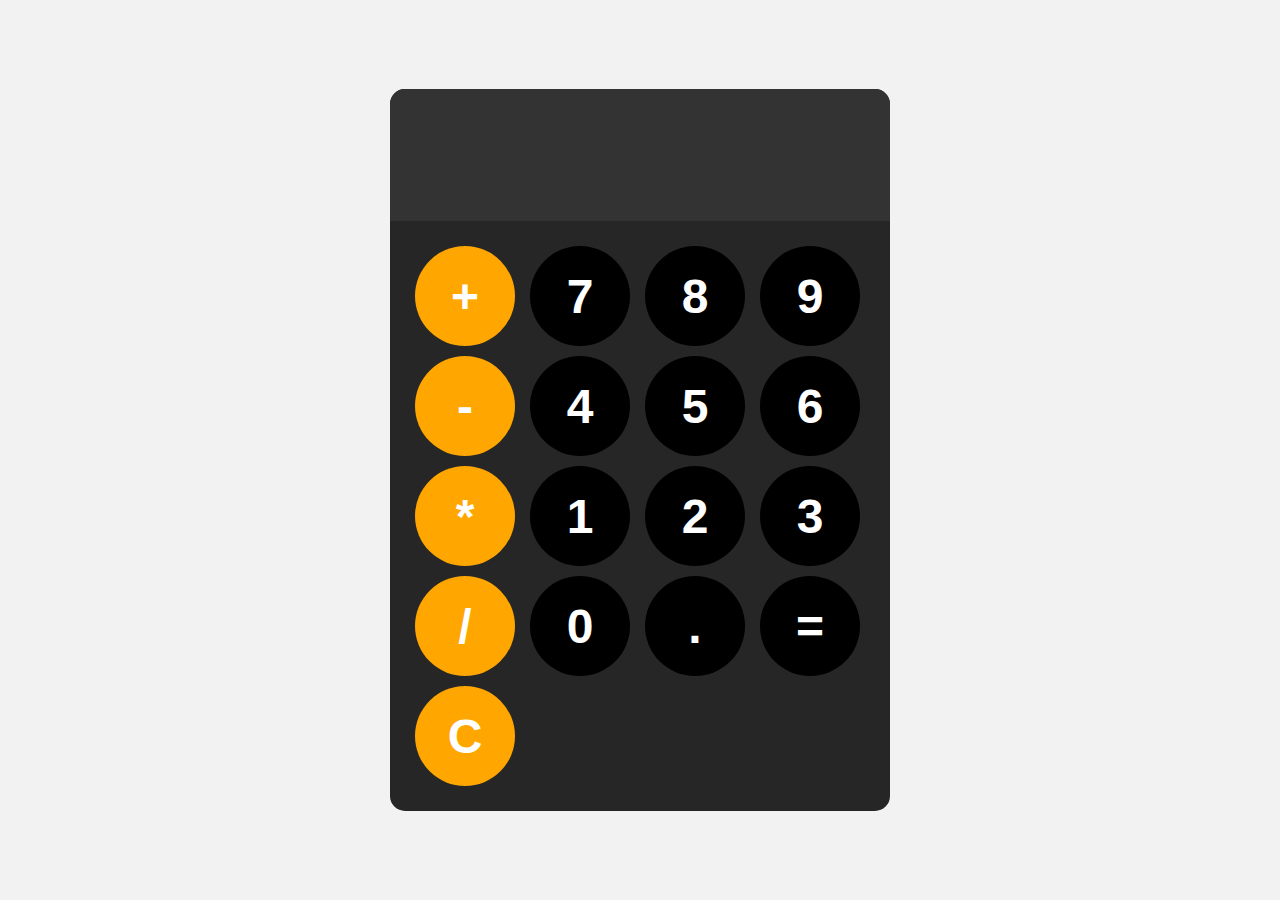
<file: calculator task3/index.html>
<!DOCTYPE html>
<html lang="en">
<head>
    <meta charset="UTF-8">
    <meta name="viewport" content="width=device-width, initial-scale=1.0">
    <title>Calculator</title>
    <link rel="stylesheet" href="style.css">
</head>
<body>
    <div id="calculator">
        <input id="display"readonly>
    <div id="keys">
        <button onclick="appendToDisplay('+')" class="operator-btn">+</button>
        <button onclick="appendToDisplay('7')">7</button>
        <button onclick="appendToDisplay('8')">8</button>
        <button onclick="appendToDisplay('9')">9</button>
        <button onclick="appendToDisplay('-')"class="operator-btn">-</button>
        <button onclick="appendToDisplay('4')">4</button>
        <button onclick="appendToDisplay('5')">5</button>
        <button onclick="appendToDisplay('6')">6</button>
        <button onclick="appendToDisplay('*')" class="operator-btn">*</button>
        <button onclick="appendToDisplay('1')">1</button>
        <button onclick="appendToDisplay('2')">2</button>
        <button onclick="appendToDisplay('3')">3</button>
        <button onclick="appendToDisplay('/')" class="operator-btn">/</button>
        <button onclick="appendToDisplay('0')">0</button>
        <button onclick="appendToDisplay('.')">.</button>
        <button onclick="calculate()">=</button>
        <button onclick="clearDisplay()" class="operator-btn">C</button>
    </div>
    </div>
    <script src="script.js"></script>
</body>
</html>
</file>
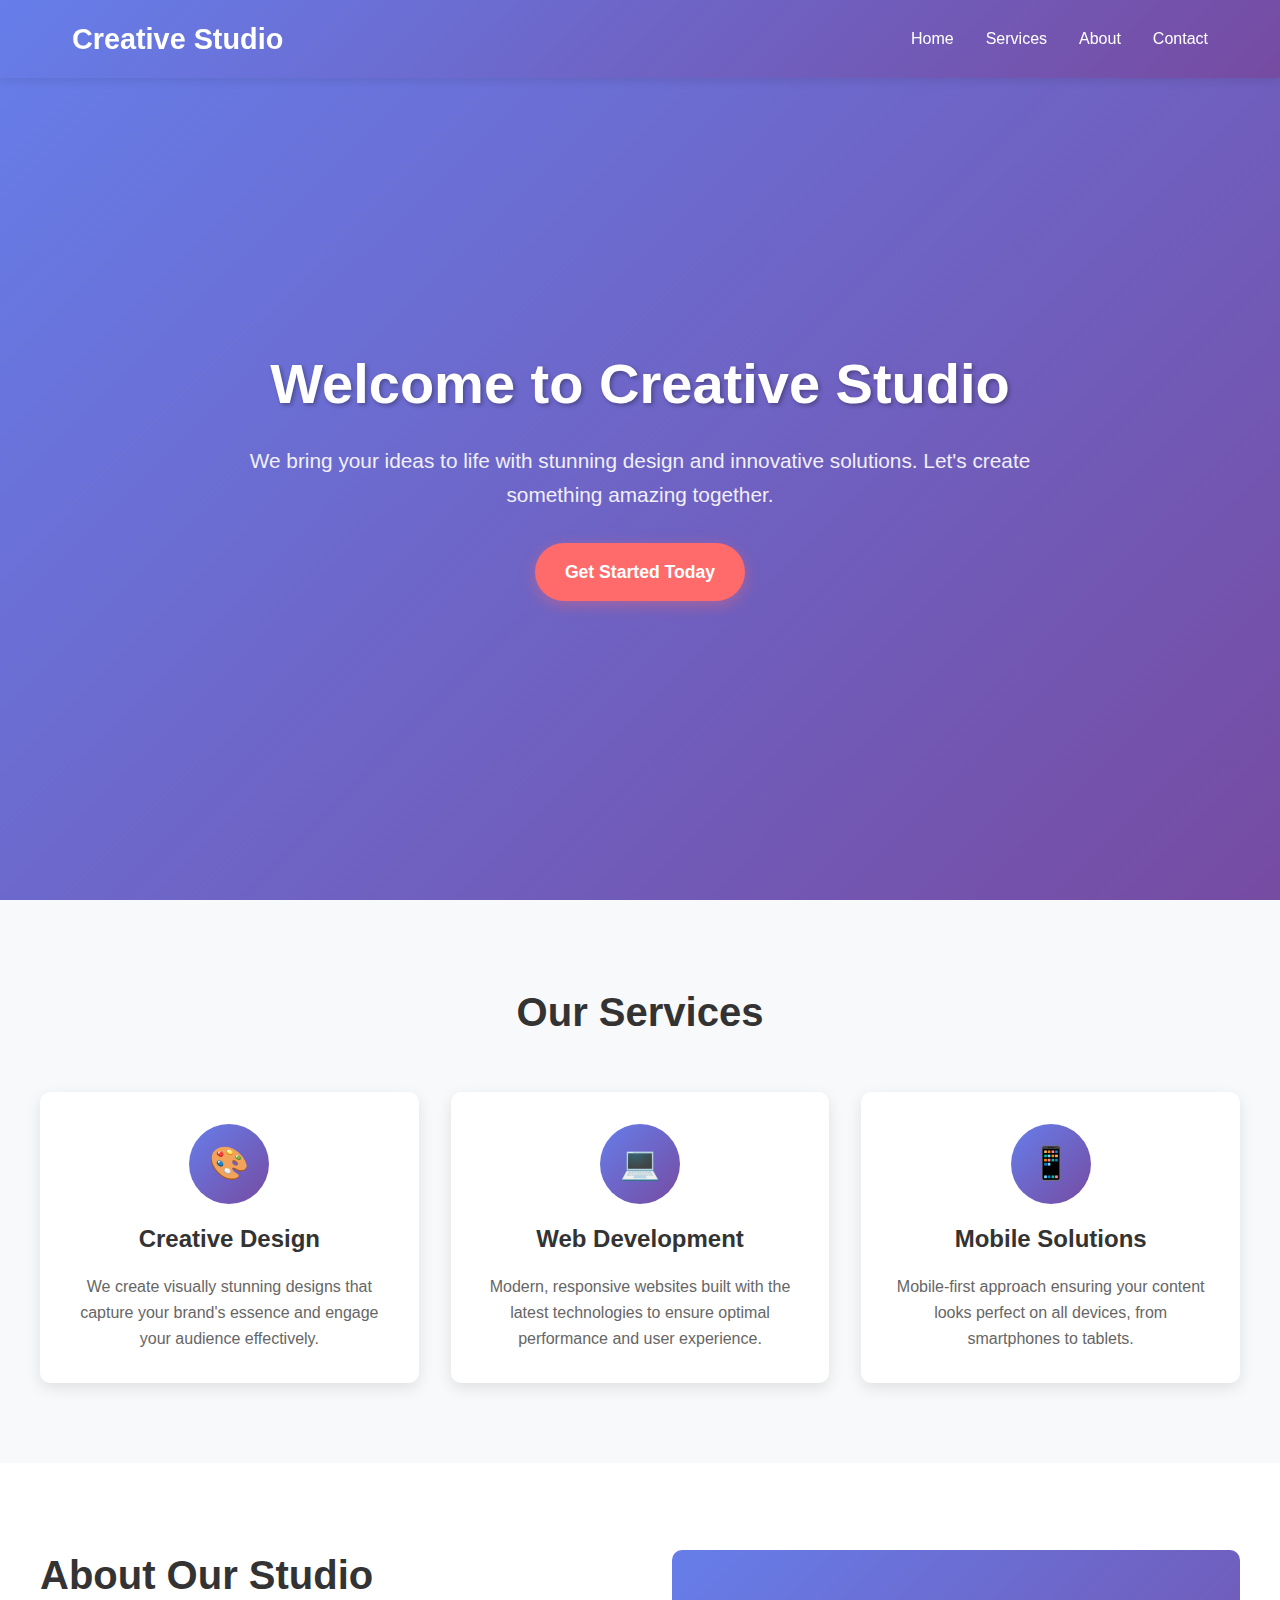
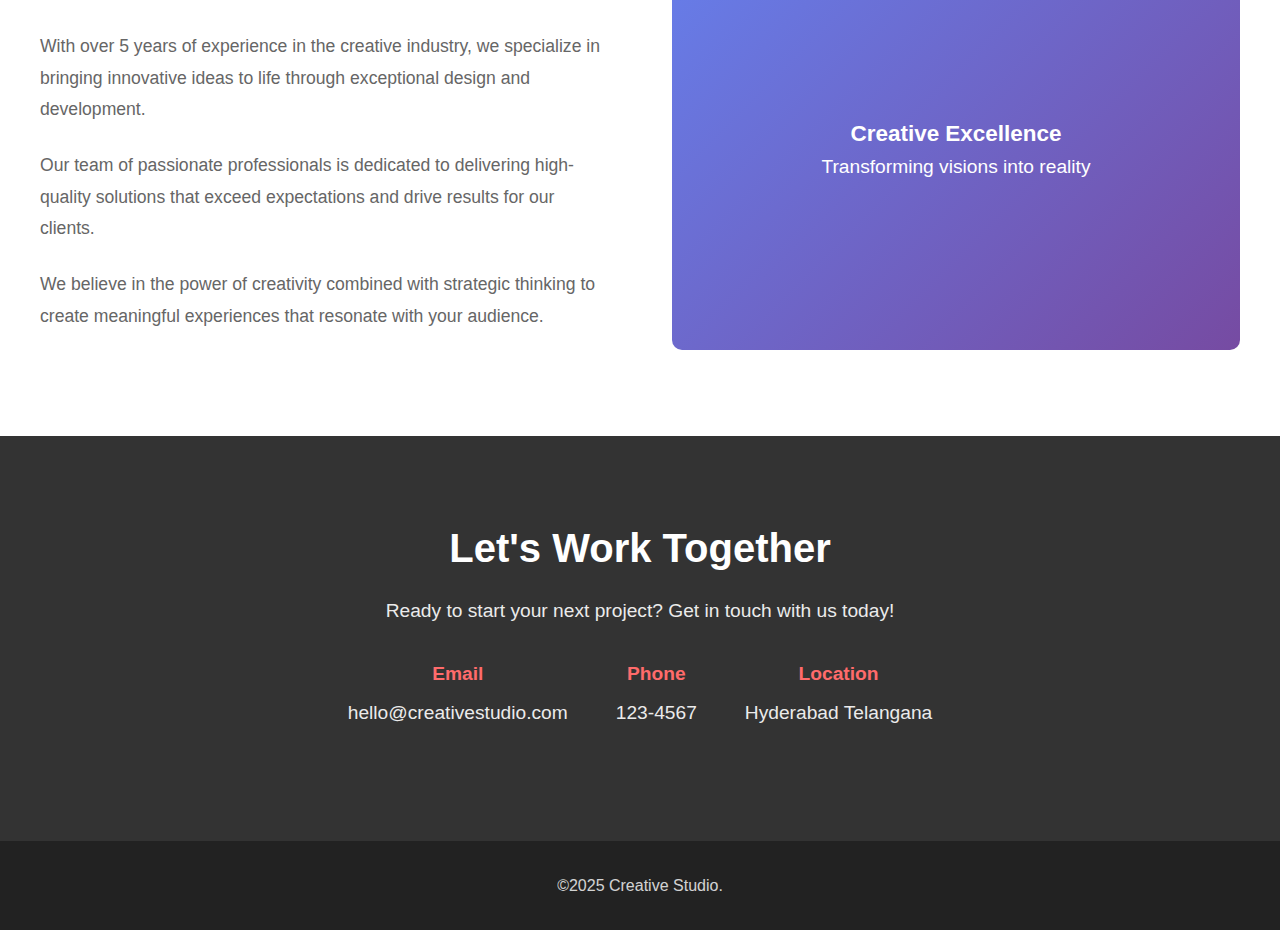
<file: landing page task 2/index.html>
<!DOCTYPE html>
<html lang="en">
<head>
    <meta charset="UTF-8">
    <meta name="viewport" content="width=device-width, initial-scale=1.0">
    <title>Creative Studio - Landing Page</title>
    <style>
        * {
            margin: 0;
            padding: 0;
            box-sizing: border-box;
        }

        body {
            font-family: 'Arial', sans-serif;
            line-height: 1.6;
            color: #333;
            overflow-x: hidden;
        }

        .header {
            background: linear-gradient(135deg, #667eea 0%, #764ba2 100%);
            color: white;
            padding: 1rem 0;
            position: fixed;
            width: 100%;
            top: 0;
            z-index: 1000;
            box-shadow: 0 2px 10px rgba(0,0,0,0.1);
        }

        .nav-container {
            max-width: 1200px;
            margin: 0 auto;
            display: flex;
            justify-content: space-between;
            align-items: center;
            padding: 0 2rem;
        }

        .logo {
            font-size: 1.8rem;
            font-weight: bold;
            text-decoration: none;
            color: white;
        }

        .nav-menu {
            display: flex;
            list-style: none;
            gap: 2rem;
        }

        .nav-menu a {
            color: white;
            text-decoration: none;
            font-weight: 500;
            transition: color 0.3s ease;
        }

        .nav-menu a:hover {
            color: #f0f0f0;
            text-shadow: 0 0 5px rgba(255,255,255,0.5);
        }

        .hero {
            background: linear-gradient(135deg, #667eea 0%, #764ba2 100%);
            color: white;
            padding: 120px 2rem 80px;
            text-align: center;
            min-height: 100vh;
            display: flex;
            align-items: center;
            justify-content: center;
        }

        .hero-content {
            max-width: 800px;
            margin: 0 auto;
        }

        .hero h1 {
            font-size: 3.5rem;
            margin-bottom: 1rem;
            font-weight: 700;
            text-shadow: 2px 2px 4px rgba(0,0,0,0.3);
        }

        .hero p {
            font-size: 1.3rem;
            margin-bottom: 2rem;
            opacity: 0.9;
        }

        .cta-button {
            display: inline-block;
            background: #ff6b6b;
            color: white;
            padding: 15px 30px;
            text-decoration: none;
            border-radius: 50px;
            font-weight: bold;
            font-size: 1.1rem;
            transition: all 0.3s ease;
            box-shadow: 0 4px 15px rgba(255, 107, 107, 0.4);
        }

        .cta-button:hover {
            background: #ff5252;
            transform: translateY(-2px);
            box-shadow: 0 6px 20px rgba(255, 107, 107, 0.6);
        }

        .features {
            padding: 80px 2rem;
            background: #f8f9fa;
        }

        .container {
            max-width: 1200px;
            margin: 0 auto;
        }

        .section-title {
            text-align: center;
            font-size: 2.5rem;
            margin-bottom: 3rem;
            color: #333;
            font-weight: 600;
        }

        .features-grid {
            display: grid;
            grid-template-columns: repeat(auto-fit, minmax(300px, 1fr));
            gap: 2rem;
            margin-top: 3rem;
        }

        .feature-card {
            background: white;
            padding: 2rem;
            border-radius: 10px;
            text-align: center;
            box-shadow: 0 5px 15px rgba(0,0,0,0.1);
            transition: transform 0.3s ease, box-shadow 0.3s ease;
        }

        .feature-card:hover {
            transform: translateY(-5px);
            box-shadow: 0 10px 25px rgba(0,0,0,0.15);
        }

        .feature-icon {
            width: 80px;
            height: 80px;
            background: linear-gradient(135deg, #667eea 0%, #764ba2 100%);
            border-radius: 50%;
            display: flex;
            align-items: center;
            justify-content: center;
            margin: 0 auto 1rem;
            font-size: 2rem;
            color: white;
        }

        .feature-card h3 {
            font-size: 1.5rem;
            margin-bottom: 1rem;
            color: #333;
        }

        .feature-card p {
            color: #666;
            line-height: 1.6;
        }

        .about {
            padding: 80px 2rem;
            background: white;
        }

        .about-content {
            display: grid;
            grid-template-columns: 1fr 1fr;
            gap: 4rem;
            align-items: center;
        }

        .about-text h2 {
            font-size: 2.5rem;
            margin-bottom: 1.5rem;
            color: #333;
        }

        .about-text p {
            font-size: 1.1rem;
            color: #666;
            margin-bottom: 1.5rem;
            line-height: 1.8;
        }

        .about-image {
            background: linear-gradient(135deg, #667eea 0%, #764ba2 100%);
            height: 400px;
            border-radius: 10px;
            display: flex;
            align-items: center;
            justify-content: center;
            color: white;
            font-size: 1.2rem;
            text-align: center;
        }

        .contact {
            padding: 80px 2rem;
            background: #333;
            color: white;
            text-align: center;
        }

        .contact h2 {
            font-size: 2.5rem;
            margin-bottom: 1rem;
        }

        .contact p {
            font-size: 1.2rem;
            margin-bottom: 2rem;
            opacity: 0.9;
        }

        .contact-info {
            display: flex;
            justify-content: center;
            gap: 3rem;
            margin-top: 2rem;
        }

        .contact-item {
            text-align: center;
        }

        .contact-item h4 {
            font-size: 1.2rem;
            margin-bottom: 0.5rem;
            color: #ff6b6b;
        }

        .footer {
            background: #222;
            color: white;
            text-align: center;
            padding: 2rem;
        }

        .footer p {
            opacity: 0.8;
        }

        @media (max-width: 768px) {
            .nav-menu {
                display: none;
            }

            .hero h1 {
                font-size: 2.5rem;
            }

            .hero p {
                font-size: 1.1rem;
            }

            .about-content {
                grid-template-columns: 1fr;
                gap: 2rem;
            }

            .contact-info {
                flex-direction: column;
                gap: 1.5rem;
            }

            .features-grid {
                grid-template-columns: 1fr;
            }
        }

        @media (max-width: 480px) {
            .hero {
                padding: 100px 1rem 60px;
            }

            .hero h1 {
                font-size: 2rem;
            }

            .section-title {
                font-size: 2rem;
            }

            .nav-container {
                padding: 0 1rem;
            }
        }
    </style>
</head>
<body>
    <header class="header">
        <nav class="nav-container">
            <a href="#" class="logo">Creative Studio</a>
            <ul class="nav-menu">
                <li><a href="home.html" target="_blank">Home</a></li>
                <li><a href="services.html" target="_blank">Services</a></li>
                <li><a href="about.html" target="_blank">About</a></li>
                <li><a href="contact.html" target="_blank">Contact</a></li>
            </ul>
        </nav>
    </header>
    <section id="home" class="hero">
        <div class="hero-content">
            <h1>Welcome to Creative Studio</h1>
            <p>We bring your ideas to life with stunning design and innovative solutions. Let's create something amazing together.</p>
            <a href="#contact" class="cta-button">Get Started Today</a>
        </div>
    </section>
    <section id="features" class="features">
        <div class="container">
            <h2 class="section-title">Our Services</h2>
            <div class="features-grid">
                <div class="feature-card">
                    <div class="feature-icon">🎨</div>
                    <h3>Creative Design</h3>
                    <p>We create visually stunning designs that capture your brand's essence and engage your audience effectively.</p>
                </div>
                <div class="feature-card">
                    <div class="feature-icon">💻</div>
                    <h3>Web Development</h3>
                    <p>Modern, responsive websites built with the latest technologies to ensure optimal performance and user experience.</p>
                </div>
                <div class="feature-card">
                    <div class="feature-icon">📱</div>
                    <h3>Mobile Solutions</h3>
                    <p>Mobile-first approach ensuring your content looks perfect on all devices, from smartphones to tablets.</p>
                </div>
            </div>
        </div>
    </section>
    <section id="about" class="about">
        <div class="container">
            <div class="about-content">
                <div class="about-text">
                    <h2>About Our Studio</h2>
                    <p>With over 5 years of experience in the creative industry, we specialize in bringing innovative ideas to life through exceptional design and development.</p>
                    <p>Our team of passionate professionals is dedicated to delivering high-quality solutions that exceed expectations and drive results for our clients.</p>
                    <p>We believe in the power of creativity combined with strategic thinking to create meaningful experiences that resonate with your audience.</p>
                </div>
                <div class="about-image">
                    <div>
                        <h3>Creative Excellence</h3>
                        <p>Transforming visions into reality</p>
                    </div>
                </div>
            </div>
        </div>
    </section>
    <section id="contact" class="contact">
        <div class="container">
            <h2>Let's Work Together</h2>
            <p>Ready to start your next project? Get in touch with us today!</p>
            <div class="contact-info">
                <div class="contact-item">
                    <h4>Email</h4>
                    <p>hello@creativestudio.com</p>
                </div>
                <div class="contact-item">
                    <h4>Phone</h4>
                    <p>123-4567</p>
                </div>
                <div class="contact-item">
                    <h4>Location</h4>
                    <p>Hyderabad Telangana</p>
                </div>
            </div>
        </div>
    </section>

    <footer class="footer">
        <div class="container">
            <p>&copy;2025 Creative Studio.</p>
        </div>
    </footer>
</body>
</html>
</file>
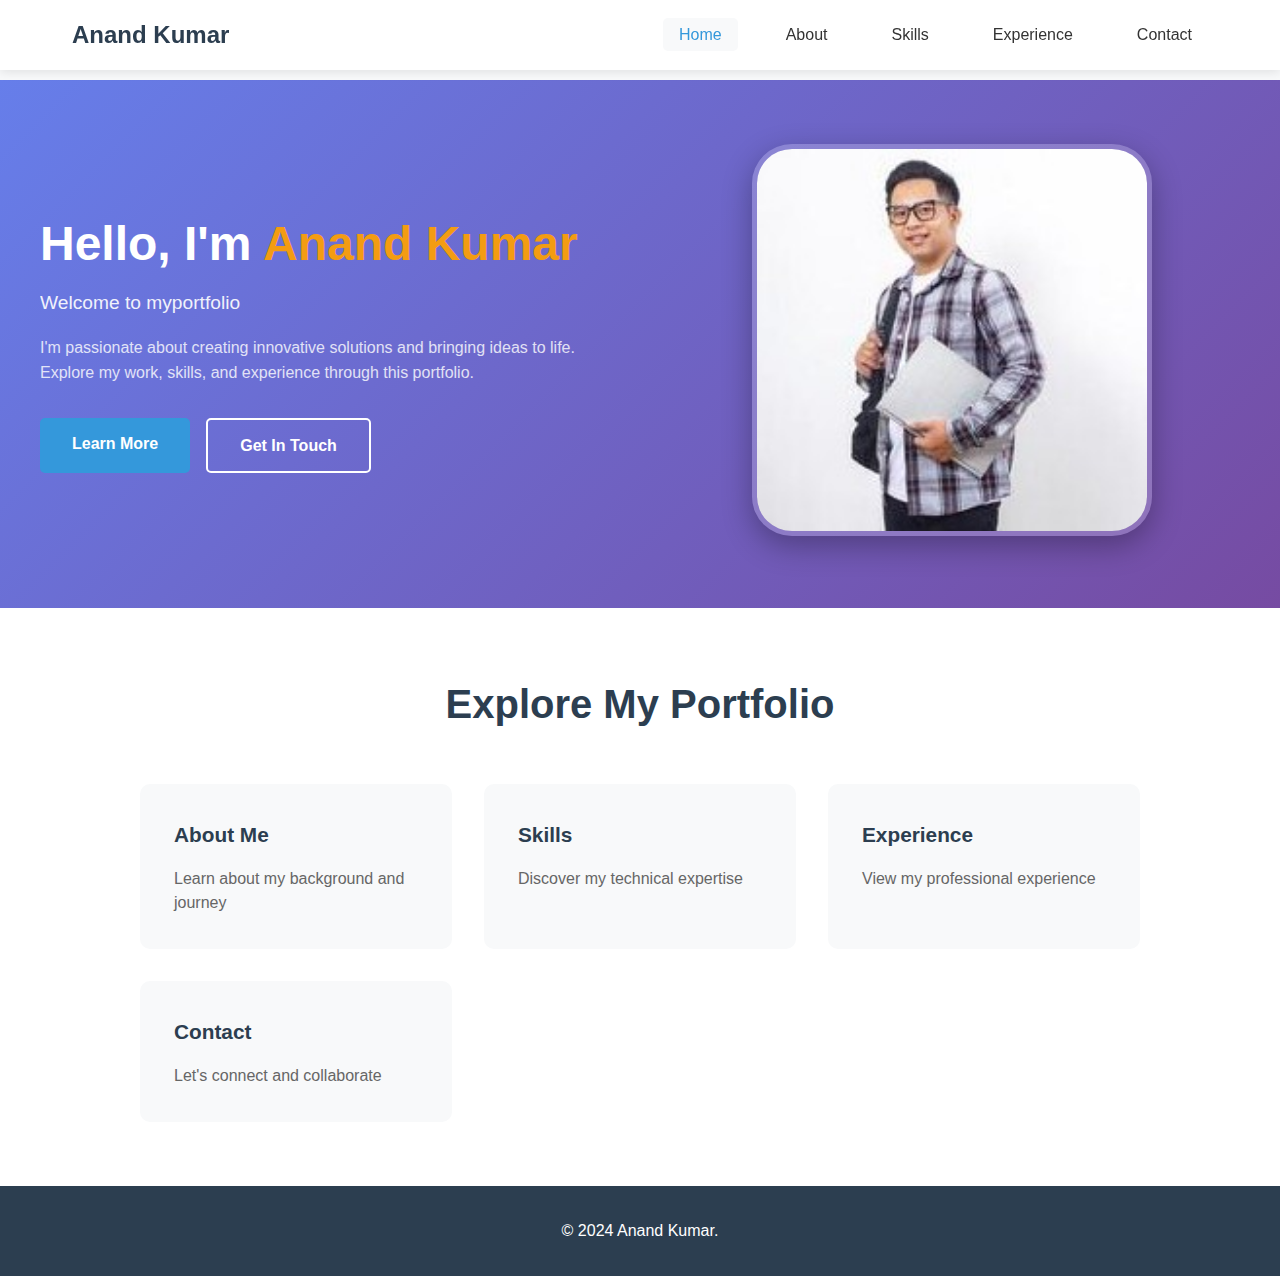
<file: portfolio task1/index.html>
<!DOCTYPE html>
<html lang="en">
<head>
    <meta charset="UTF-8">
    <meta name="viewport" content="width=device-width, initial-scale=1.0">
    <title>Anand Kumar - Portfolio</title>
    <link rel="stylesheet" href="styles.css">
</head>
<body>
    <header class="header">
        <nav class="nav">
            <div class="logo">
                <h2>Anand Kumar</h2>
            </div>
            <ul class="nav-links">
                <li><a href="index.html" class="active">Home</a></li>
                <li><a href="about.html">About</a></li>
                <li><a href="skills.html">Skills</a></li>
                <li><a href="experience.html">Experience</a></li>
                <li><a href="contact.html">Contact</a></li>
            </ul>
        </nav>
    </header>

    <main class="main-content">
        <section class="hero">
            <div class="hero-content">
                <div class="hero-text">
                    <h1>Hello, I'm <span class="highlight">Anand Kumar</span></h1>
                    <p class="hero-subtitle">Welcome to myportfolio</p>
                    <p class="hero-description">
                        I'm passionate about creating innovative solutions and bringing ideas to life. 
                        Explore my work, skills, and experience through this portfolio.
                    </p>
                    <div class="hero-buttons">
                        <a href="about.html" class="btn btn-primary">Learn More</a>
                        <a href="contact.html" class="btn btn-secondary">Get In Touch</a>
                    </div>
                </div>
                <div class="hero-image">
                    <img src="2.jpg" height="400" width="400" alt="Anand Kumar" class="profile-image">
                </div>
            </div>
        </section>

        <section class="quick-links">
            <div class="container">
                <h2>Explore My Portfolio</h2>
                <div class="links-grid">
                    <a href="about.html" class="link-card">
                        <h3>About Me</h3>
                        <p>Learn about my background and journey</p>
                    </a>
                    <a href="skills.html" class="link-card">
                        <h3>Skills</h3>
                        <p>Discover my technical expertise</p>
                    </a>
                    <a href="experience.html" class="link-card">
                        <h3>Experience</h3>
                        <p>View my professional experience</p>
                    </a>
                    <a href="contact.html" class="link-card">
                        <h3>Contact</h3>
                        <p>Let's connect and collaborate</p>
                    </a>
                </div>
            </div>
        </section>
    </main>

    <footer class="footer">
        <p>&copy; 2024 Anand Kumar.</p>
    </footer>
</body>
</html>
</file>
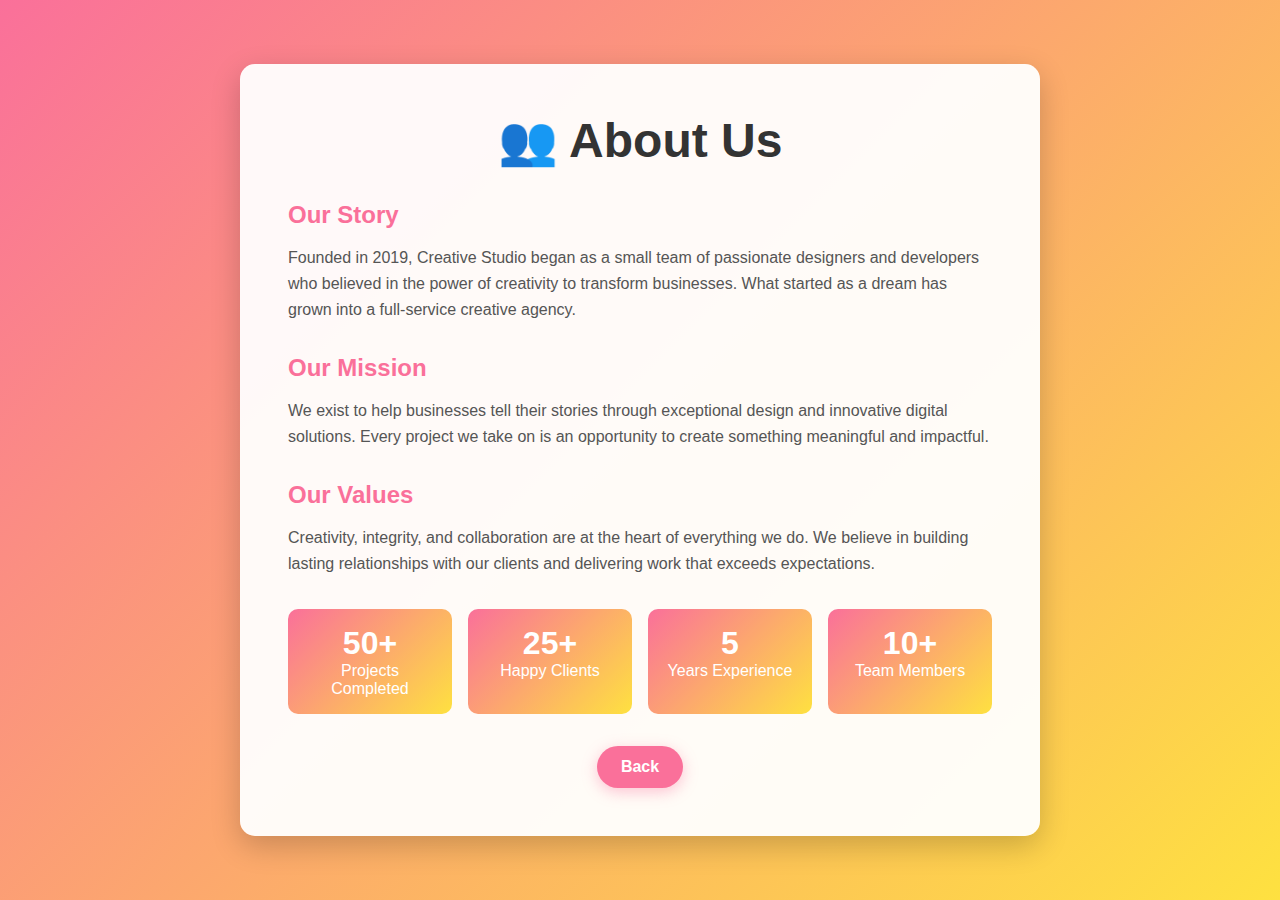
<file: landing page task 2/about.html>
<!DOCTYPE html>
<html lang="en">
<head>
    <meta charset="UTF-8">
    <meta name="viewport" content="width=device-width, initial-scale=1.0">
    <title>About - Creative Studio</title>
    <style>
        * {
            margin: 0;
            padding: 0;
            box-sizing: border-box;
        }

        body {
            font-family: 'Arial', sans-serif;
            background: linear-gradient(135deg, #fa709a 0%, #fee140 100%);
            color: #333;
            min-height: 100vh;
            display: flex;
            align-items: center;
            justify-content: center;
            padding: 2rem;
        }

        .page-content {
            max-width: 800px;
            background: rgba(255, 255, 255, 0.95);
            padding: 3rem;
            border-radius: 15px;
            box-shadow: 0 10px 30px rgba(0,0,0,0.2);
            text-align: center;
        }

        h1 {
            font-size: 3rem;
            margin-bottom: 2rem;
            color: #333;
        }

        .about-sections {
            text-align: left;
            margin-bottom: 2rem;
        }

        .about-section {
            margin-bottom: 2rem;
        }

        .about-section h3 {
            font-size: 1.5rem;
            color: #fa709a;
            margin-bottom: 1rem;
        }

        .about-section p {
            font-size: 1rem;
            line-height: 1.6;
            color: #555;
            margin-bottom: 1rem;
        }

        .team-stats {
            display: grid;
            grid-template-columns: repeat(auto-fit, minmax(150px, 1fr));
            gap: 1rem;
            margin: 2rem 0;
        }

        .stat-item {
            text-align: center;
            padding: 1rem;
            background: linear-gradient(135deg, #fa709a 0%, #fee140 100%);
            color: white;
            border-radius: 10px;
        }

        .stat-number {
            font-size: 2rem;
            font-weight: bold;
            display: block;
        }

        .back-button {
            display: inline-block;
            background: #fa709a;
            color: white;
            padding: 12px 24px;
            text-decoration: none;
            border-radius: 25px;
            font-weight: bold;
            transition: all 0.3s ease;
            box-shadow: 0 4px 15px rgba(250, 112, 154, 0.4);
        }

        .back-button:hover {
            background: #f85a9a;
            transform: translateY(-2px);
            box-shadow: 0 6px 20px rgba(250, 112, 154, 0.6);
        }

        @media (max-width: 768px) {
            h1 {
                font-size: 2rem;
            }
            .page-content {
                padding: 2rem;
            }
        }
    </style>
</head>
<body>
    <div class="page-content">
        <h1>👥 About Us</h1>
        
        <div class="about-sections">
            <div class="about-section">
                <h3>Our Story</h3>
                <p>Founded in 2019, Creative Studio began as a small team of passionate designers and developers who believed in the power of creativity to transform businesses. What started as a dream has grown into a full-service creative agency.</p>
            </div>
            
            <div class="about-section">
                <h3>Our Mission</h3>
                <p>We exist to help businesses tell their stories through exceptional design and innovative digital solutions. Every project we take on is an opportunity to create something meaningful and impactful.</p>
            </div>
            
            <div class="about-section">
                <h3>Our Values</h3>
                <p>Creativity, integrity, and collaboration are at the heart of everything we do. We believe in building lasting relationships with our clients and delivering work that exceeds expectations.</p>
            </div>
        </div>

        <div class="team-stats">
            <div class="stat-item">
                <span class="stat-number">50+</span>
                <span>Projects Completed</span>
            </div>
            <div class="stat-item">
                <span class="stat-number">25+</span>
                <span>Happy Clients</span>
            </div>
            <div class="stat-item">
                <span class="stat-number">5</span>
                <span>Years Experience</span>
            </div>
            <div class="stat-item">
                <span class="stat-number">10+</span>
                <span>Team Members</span>
            </div>
        </div>
        
        <a href="javascript:window.close()" class="back-button">Back</a>
    </div>
</body>
</html>
</file>
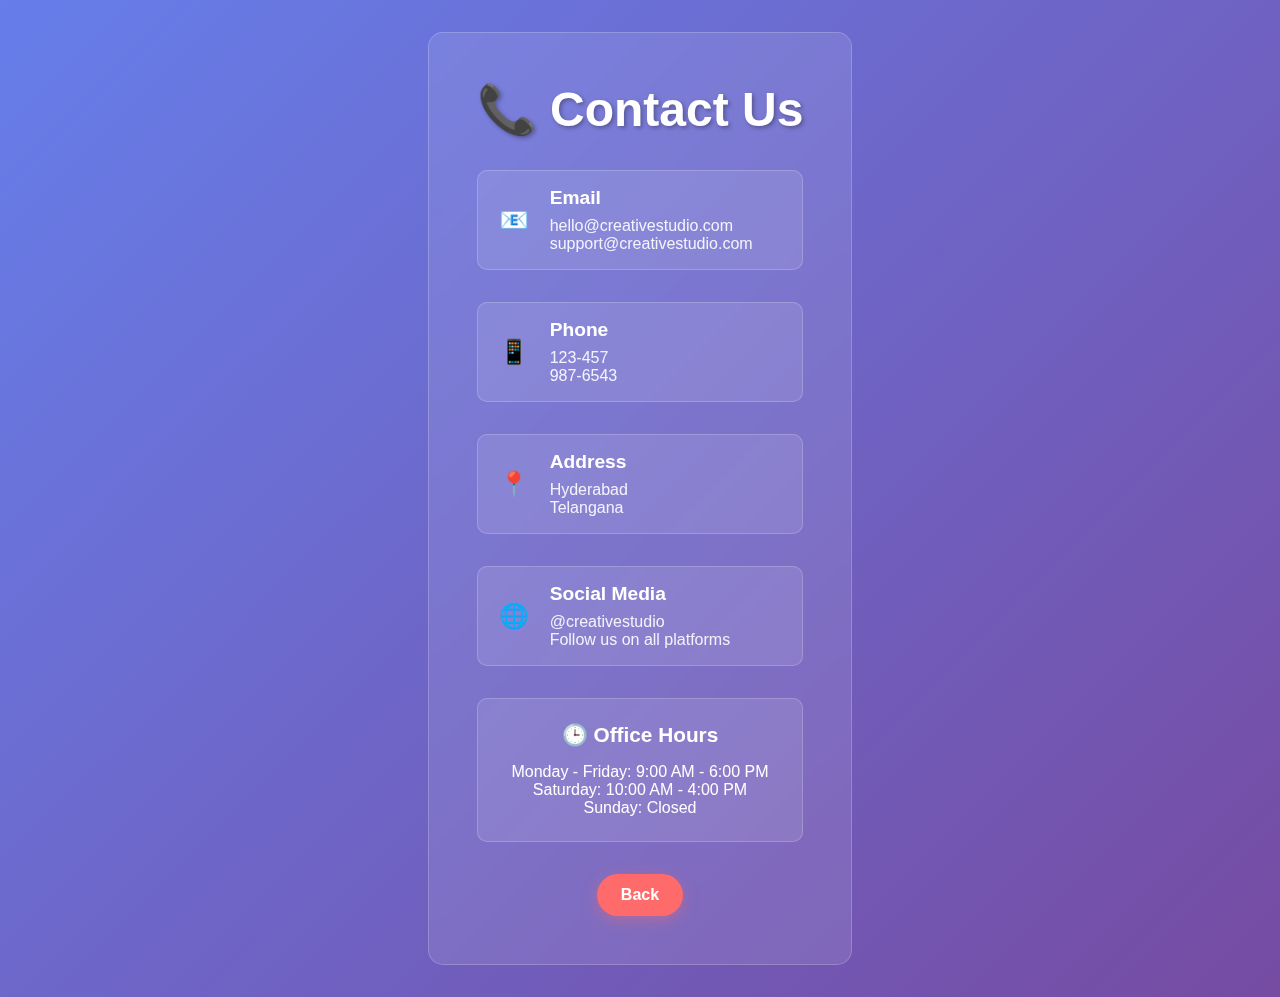
<file: landing page task 2/contact.html>
<!DOCTYPE html>
<html lang="en">
<head>
    <meta charset="UTF-8">
    <meta name="viewport" content="width=device-width, initial-scale=1.0">
    <title>Contact - Creative Studio</title>
    <style>
        * {
            margin: 0;
            padding: 0;
            box-sizing: border-box;
        }

        body {
            font-family: 'Arial', sans-serif;
            background: linear-gradient(135deg, #667eea 0%, #764ba2 100%);
            color: white;
            min-height: 100vh;
            display: flex;
            align-items: center;
            justify-content: center;
            padding: 2rem;
        }

        .page-content {
            max-width: 600px;
            background: rgba(255, 255, 255, 0.1);
            padding: 3rem;
            border-radius: 15px;
            backdrop-filter: blur(10px);
            border: 1px solid rgba(255, 255, 255, 0.2);
            text-align: center;
        }

        h1 {
            font-size: 3rem;
            margin-bottom: 2rem;
            text-shadow: 2px 2px 4px rgba(0,0,0,0.3);
        }

        .contact-info {
            display: grid;
            gap: 2rem;
            margin-bottom: 2rem;
            text-align: left;
        }

        .contact-item {
            display: flex;
            align-items: center;
            gap: 1rem;
            padding: 1rem;
            background: rgba(255, 255, 255, 0.1);
            border-radius: 10px;
            border: 1px solid rgba(255, 255, 255, 0.2);
        }

        .contact-icon {
            font-size: 1.5rem;
            width: 40px;
            text-align: center;
        }

        .contact-details h3 {
            font-size: 1.2rem;
            margin-bottom: 0.5rem;
        }

        .contact-details p {
            opacity: 0.9;
            font-size: 1rem;
        }

        .office-hours {
            background: rgba(255, 255, 255, 0.1);
            padding: 1.5rem;
            border-radius: 10px;
            margin-bottom: 2rem;
            border: 1px solid rgba(255, 255, 255, 0.2);
        }

        .office-hours h3 {
            margin-bottom: 1rem;
            font-size: 1.3rem;
        }

        .back-button {
            display: inline-block;
            background: #ff6b6b;
            color: white;
            padding: 12px 24px;
            text-decoration: none;
            border-radius: 25px;
            font-weight: bold;
            transition: all 0.3s ease;
            box-shadow: 0 4px 15px rgba(255, 107, 107, 0.4);
        }

        .back-button:hover {
            background: #ff5252;
            transform: translateY(-2px);
            box-shadow: 0 6px 20px rgba(255, 107, 107, 0.6);
        }

        @media (max-width: 768px) {
            h1 {
                font-size: 2rem;
            }
            .page-content {
                padding: 2rem;
            }
            .contact-item {
                flex-direction: column;
                text-align: center;
            }
        }
    </style>
</head>
<body>
    <div class="page-content">
        <h1>📞 Contact Us</h1>
        
        <div class="contact-info">
            <div class="contact-item">
                <div class="contact-icon">📧</div>
                <div class="contact-details">
                    <h3>Email</h3>
                    <p>hello@creativestudio.com</p>
                    <p>support@creativestudio.com</p>
                </div>
            </div>
            
            <div class="contact-item">
                <div class="contact-icon">📱</div>
                <div class="contact-details">
                    <h3>Phone</h3>
                    <p>123-457</p>
                    <p>987-6543</p>
                </div>
            </div>
            
            <div class="contact-item">
                <div class="contact-icon">📍</div>
                <div class="contact-details">
                    <h3>Address</h3>
                    <p>Hyderabad</p>
                    <p>Telangana</p>
                </div>
            </div>
            
            <div class="contact-item">
                <div class="contact-icon">🌐</div>
                <div class="contact-details">
                    <h3>Social Media</h3>
                    <p>@creativestudio</p>
                    <p>Follow us on all platforms</p>
                </div>
            </div>
        </div>

        <div class="office-hours">
            <h3>🕒 Office Hours</h3>
            <p>Monday - Friday: 9:00 AM - 6:00 PM</p>
            <p>Saturday: 10:00 AM - 4:00 PM</p>
            <p>Sunday: Closed</p>
        </div>
        
        <a href="javascript:window.close()" class="back-button">Back</a>
    </div>
</body>
</html>
</file>
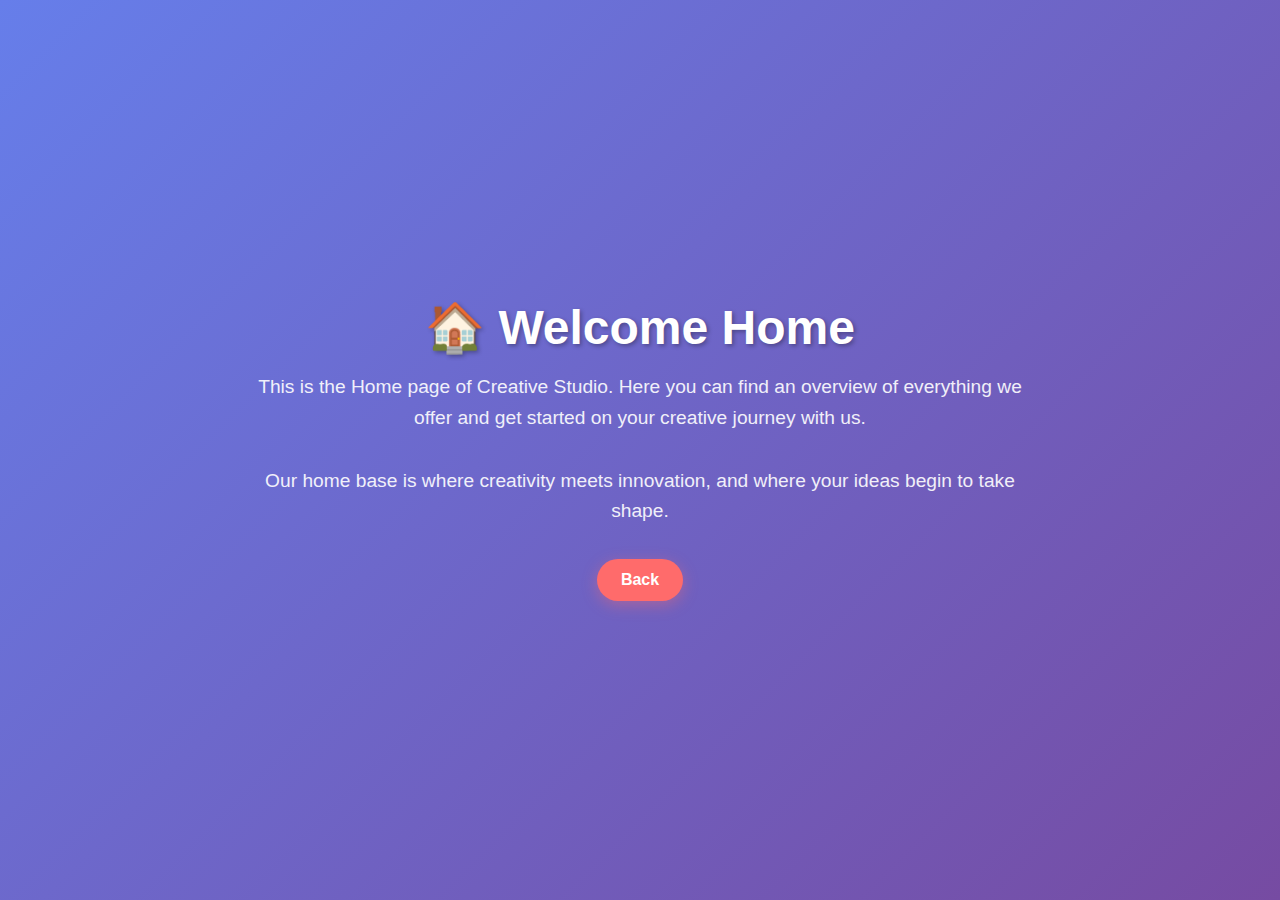
<file: landing page task 2/home.html>
<!DOCTYPE html>
<html lang="en">
<head>
    <meta charset="UTF-8">
    <meta name="viewport" content="width=device-width, initial-scale=1.0">
    <title>Home - Creative Studio</title>
    <style>
        * {
            margin: 0;
            padding: 0;
            box-sizing: border-box;
        }

        body {
            font-family: 'Arial', sans-serif;
            background: linear-gradient(135deg, #667eea 0%, #764ba2 100%);
            color: white;
            min-height: 100vh;
            display: flex;
            align-items: center;
            justify-content: center;
            text-align: center;
            padding: 2rem;
        }

        .page-content {
            max-width: 800px;
        }

        h1 {
            font-size: 3rem;
            margin-bottom: 1rem;
            text-shadow: 2px 2px 4px rgba(0,0,0,0.3);
        }

        p {
            font-size: 1.2rem;
            margin-bottom: 2rem;
            opacity: 0.9;
            line-height: 1.6;
        }

        .back-button {
            display: inline-block;
            background: #ff6b6b;
            color: white;
            padding: 12px 24px;
            text-decoration: none;
            border-radius: 25px;
            font-weight: bold;
            transition: all 0.3s ease;
            box-shadow: 0 4px 15px rgba(255, 107, 107, 0.4);
        }

        .back-button:hover {
            background: #ff5252;
            transform: translateY(-2px);
            box-shadow: 0 6px 20px rgba(255, 107, 107, 0.6);
        }

        @media (max-width: 768px) {
            h1 {
                font-size: 2rem;
            }
            p {
                font-size: 1rem;
            }
        }
    </style>
</head>
<body>
    <div class="page-content">
        <h1>🏠 Welcome Home</h1>
        <p>This is the Home page of Creative Studio. Here you can find an overview of everything we offer and get started on your creative journey with us.</p>
        <p>Our home base is where creativity meets innovation, and where your ideas begin to take shape.</p>
        <a href="javascript:window.close()" class="back-button">Back</a>
    </div>
</body>
</html>
</file>
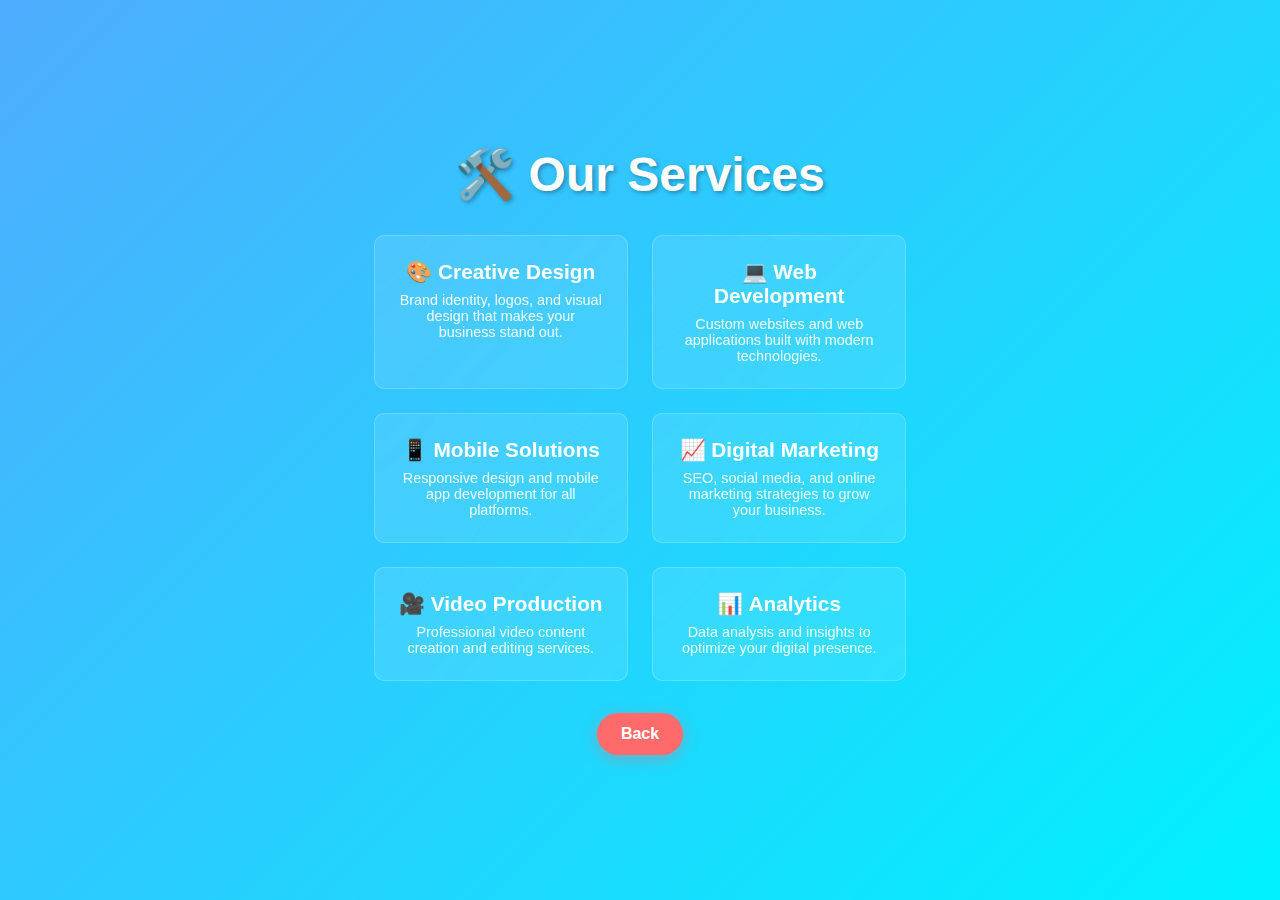
<file: landing page task 2/services.html>
<!DOCTYPE html>
<html lang="en">
<head>
    <meta charset="UTF-8">
    <meta name="viewport" content="width=device-width, initial-scale=1.0">
    <title>Services - Creative Studio</title>
    <style>
        * {
            margin: 0;
            padding: 0;
            box-sizing: border-box;
        }

        body {
            font-family: 'Arial', sans-serif;
            background: linear-gradient(135deg, #4facfe 0%, #00f2fe 100%);
            color: white;
            min-height: 100vh;
            display: flex;
            align-items: center;
            justify-content: center;
            text-align: center;
            padding: 2rem;
        }

        .page-content {
            max-width: 900px;
        }

        h1 {
            font-size: 3rem;
            margin-bottom: 2rem;
            text-shadow: 2px 2px 4px rgba(0,0,0,0.3);
        }

        .services-list {
            display: grid;
            grid-template-columns: repeat(auto-fit, minmax(250px, 1fr));
            gap: 1.5rem;
            margin-bottom: 2rem;
        }

        .service-item {
            background: rgba(255, 255, 255, 0.1);
            padding: 1.5rem;
            border-radius: 10px;
            backdrop-filter: blur(10px);
            border: 1px solid rgba(255, 255, 255, 0.2);
        }

        .service-item h3 {
            font-size: 1.3rem;
            margin-bottom: 0.5rem;
        }

        .service-item p {
            font-size: 0.9rem;
            opacity: 0.9;
        }

        .back-button {
            display: inline-block;
            background: #ff6b6b;
            color: white;
            padding: 12px 24px;
            text-decoration: none;
            border-radius: 25px;
            font-weight: bold;
            transition: all 0.3s ease;
            box-shadow: 0 4px 15px rgba(255, 107, 107, 0.4);
        }

        .back-button:hover {
            background: #ff5252;
            transform: translateY(-2px);
            box-shadow: 0 6px 20px rgba(255, 107, 107, 0.6);
        }

        @media (max-width: 768px) {
            h1 {
                font-size: 2rem;
            }
            .services-list {
                grid-template-columns: 1fr;
            }
        }
    </style>
</head>
<body>
    <div class="page-content">
        <h1>🛠️ Our Services</h1>
        <div class="services-list">
            <div class="service-item">
                <h3>🎨 Creative Design</h3>
                <p>Brand identity, logos, and visual design that makes your business stand out.</p>
            </div>
            <div class="service-item">
                <h3>💻 Web Development</h3>
                <p>Custom websites and web applications built with modern technologies.</p>
            </div>
            <div class="service-item">
                <h3>📱 Mobile Solutions</h3>
                <p>Responsive design and mobile app development for all platforms.</p>
            </div>
            <div class="service-item">
                <h3>📈 Digital Marketing</h3>
                <p>SEO, social media, and online marketing strategies to grow your business.</p>
            </div>
            <div class="service-item">
                <h3>🎥 Video Production</h3>
                <p>Professional video content creation and editing services.</p>
            </div>
            <div class="service-item">
                <h3>📊 Analytics</h3>
                <p>Data analysis and insights to optimize your digital presence.</p>
            </div>
        </div>
        <a href="javascript:window.close()" class="back-button">Back</a>
    </div>
</body>
</html>
</file>
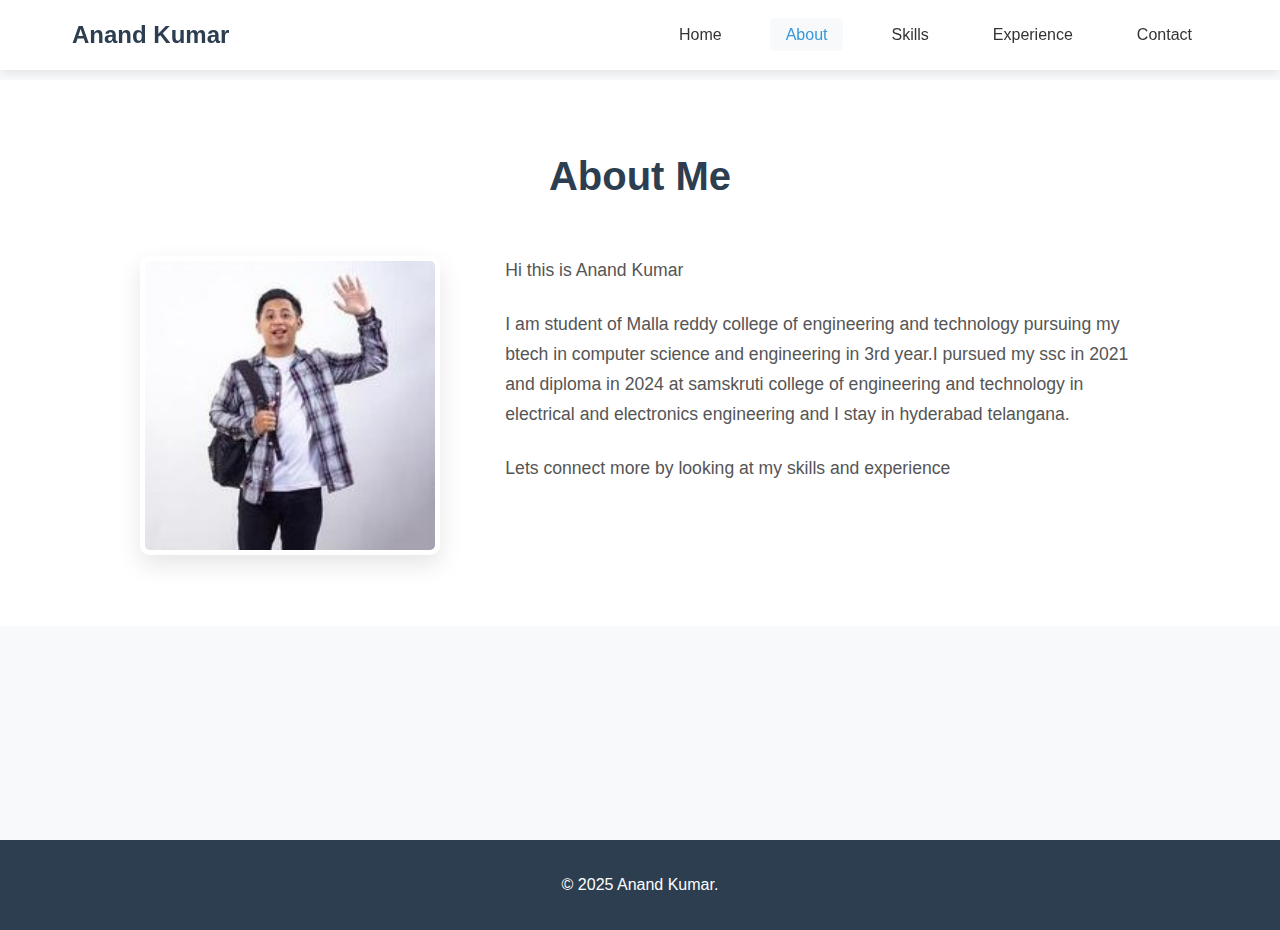
<file: portfolio task1/about.html>
<!DOCTYPE html>
<html lang="en">
<head>
    <meta charset="UTF-8">
    <meta name="viewport" content="width=device-width, initial-scale=1.0">
    <title>About - Anand Kumar</title>
    <link rel="stylesheet" href="styles.css">
</head>
<body>
    <header class="header">
        <nav class="nav">
            <div class="logo">
                <h2>Anand Kumar</h2>
            </div>
            <ul class="nav-links">
                <li><a href="index.html">Home</a></li>
                <li><a href="about.html" class="active">About</a></li>
                <li><a href="skills.html">Skills</a></li>
                <li><a href="experience.html">Experience</a></li>
                <li><a href="contact.html">Contact</a></li>
            </ul>
        </nav>
    </header>

    <main class="main-content">
        <section class="page-section">
            <div class="container">
                <h1 class="page-title">About Me</h1>
                <div class="about-content">
                    <div class="about-image">
                        <img src="3.jpg", alt="Anand Kumar" class="profile-image">
                    </div>
                    <div class="about-text">
                        <p> Hi this is Anand Kumar</p>
                        <p>I am student of Malla reddy college of engineering and technology pursuing my btech in computer science and engineering in 3rd year.I pursued my ssc in 2021 and diploma in 2024 at samskruti college of engineering and technology in electrical and electronics engineering and I stay in hyderabad telangana.</p>
                        <p>Lets connect more by looking at my skills and experience</p>
                    </div>
                </div>
            </div>
        </section>
    </main>

    <footer class="footer">
        <p>&copy; 2025 Anand Kumar.</p>
    </footer>
</body>
</html>
</file>
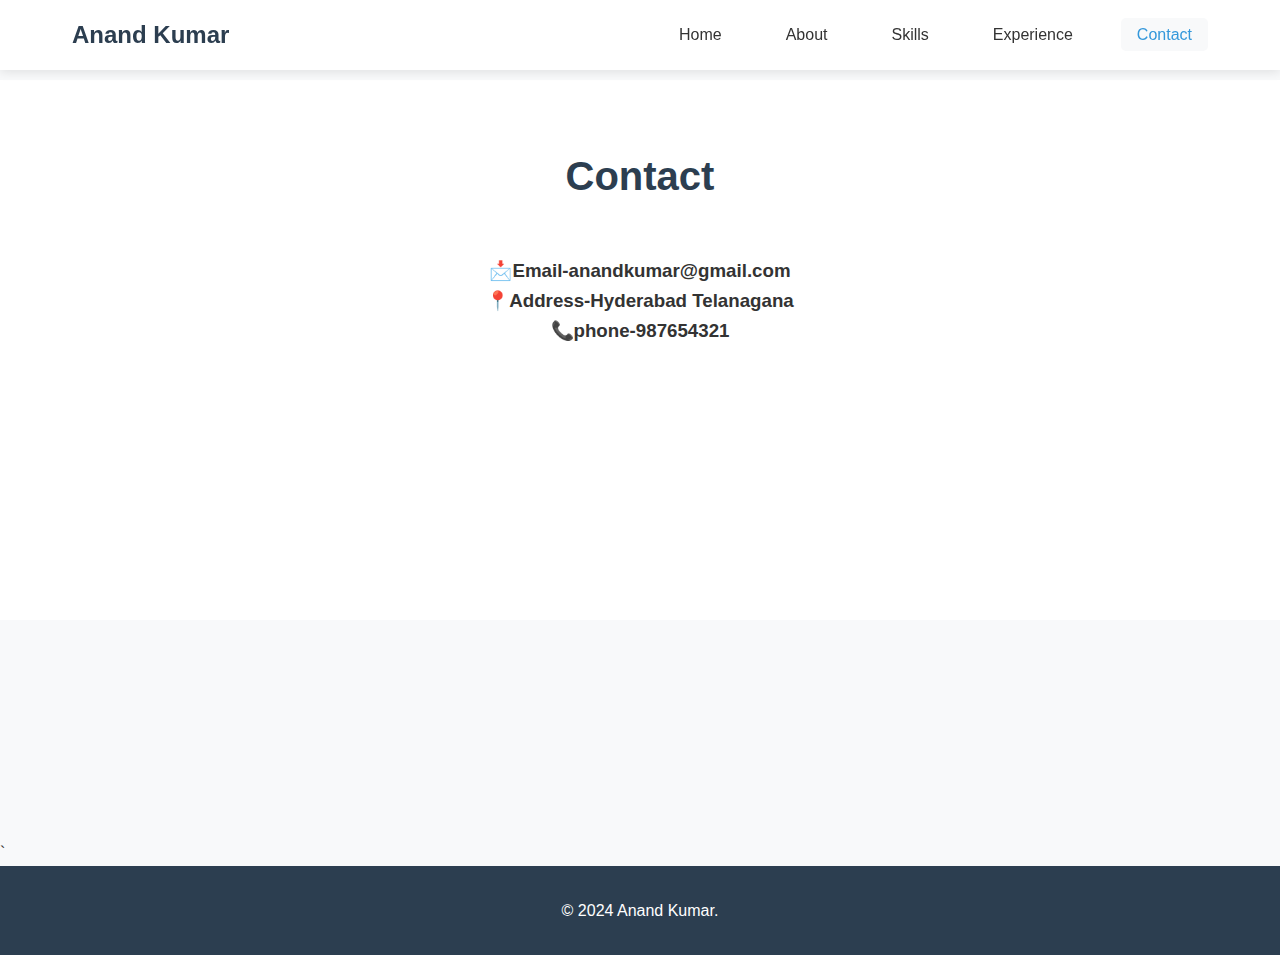
<file: portfolio task1/contact.html>
<!DOCTYPE html>
<html lang="en">
<head>
    <meta charset="UTF-8">
    <meta name="viewport" content="width=device-width, initial-scale=1.0">
    <title>Contact - Anand Kumar</title>
    <link rel="stylesheet" href="styles.css">
</head>
<body>
    <header class="header">
        <nav class="nav">
            <div class="logo">
                <h2>Anand Kumar</h2>
            </div>
            <ul class="nav-links">
                <li><a href="index.html">Home</a></li>
                <li><a href="about.html">About</a></li>
                <li><a href="skills.html">Skills</a></li>
                <li><a href="experience.html">Experience</a></li>
                <li><a href="contact.html" class="active">Contact</a></li>
            </ul>
        </nav>
    </header>
    <main class="main-content">
        <section class="page-section">
            <div class="container">
                <h1 class="page-title">Contact</h1>
                <div class="contact-content">
                    <h3> 📩Email-anandkumar@gmail.com</h3>
                    <h3>📍Address-Hyderabad Telanagana</h3>
                    <h3>📞phone-987654321</h3>
                </div>
            </div>
        </section>
    </main>`
    <footer class="footer">
        <p>&copy; 2024 Anand Kumar.</p>
    </footer>
</body>
</html>
</file>
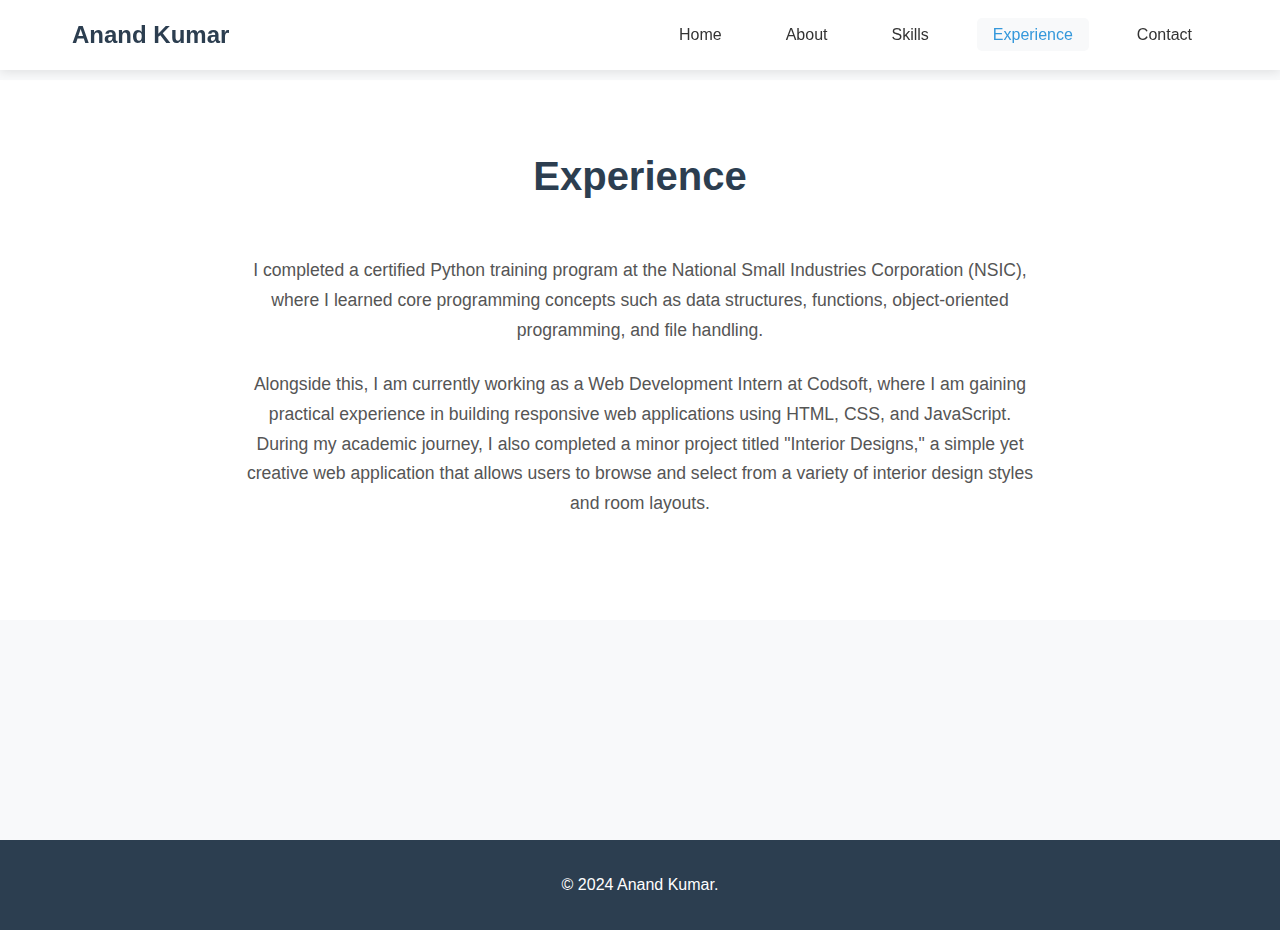
<file: portfolio task1/experience.html>
<!DOCTYPE html>
<html lang="en">
<head>
    <meta charset="UTF-8">
    <meta name="viewport" content="width=device-width, initial-scale=1.0">
    <title>Experience - Anand Kumar</title>
    <link rel="stylesheet" href="styles.css">
</head>
<body>
    <header class="header">
        <nav class="nav">
            <div class="logo">
                <h2>Anand Kumar</h2>
            </div>
            <ul class="nav-links">
                <li><a href="index.html">Home</a></li>
                <li><a href="about.html">About</a></li>
                <li><a href="skills.html">Skills</a></li>
                <li><a href="experience.html" class="active">Experience</a></li>
                <li><a href="contact.html">Contact</a></li>
            </ul>
        </nav>
    </header>

    <main class="main-content">
        <section class="page-section">
            <div class="container">
                <h1 class="page-title">Experience</h1>
                <div class="experience-content">
                    <p>I completed a certified Python training program at the National Small Industries Corporation (NSIC), where I learned core programming concepts such as data structures, functions, object-oriented programming, and file handling.</p>
                    <p>Alongside this, I am currently working as a Web Development Intern at Codsoft, where I am gaining practical experience in building responsive web applications using HTML, CSS, and JavaScript.<br> During my academic journey, I also completed a minor project titled "Interior Designs," a simple yet creative web application that allows users to browse and select from a variety of interior design styles and room layouts.</p>
                </div>
            </div>
        </section>
    </main>

    <footer class="footer">
        <p>&copy; 2024 Anand Kumar.</p>
    </footer>
</body>
</html>
</file>
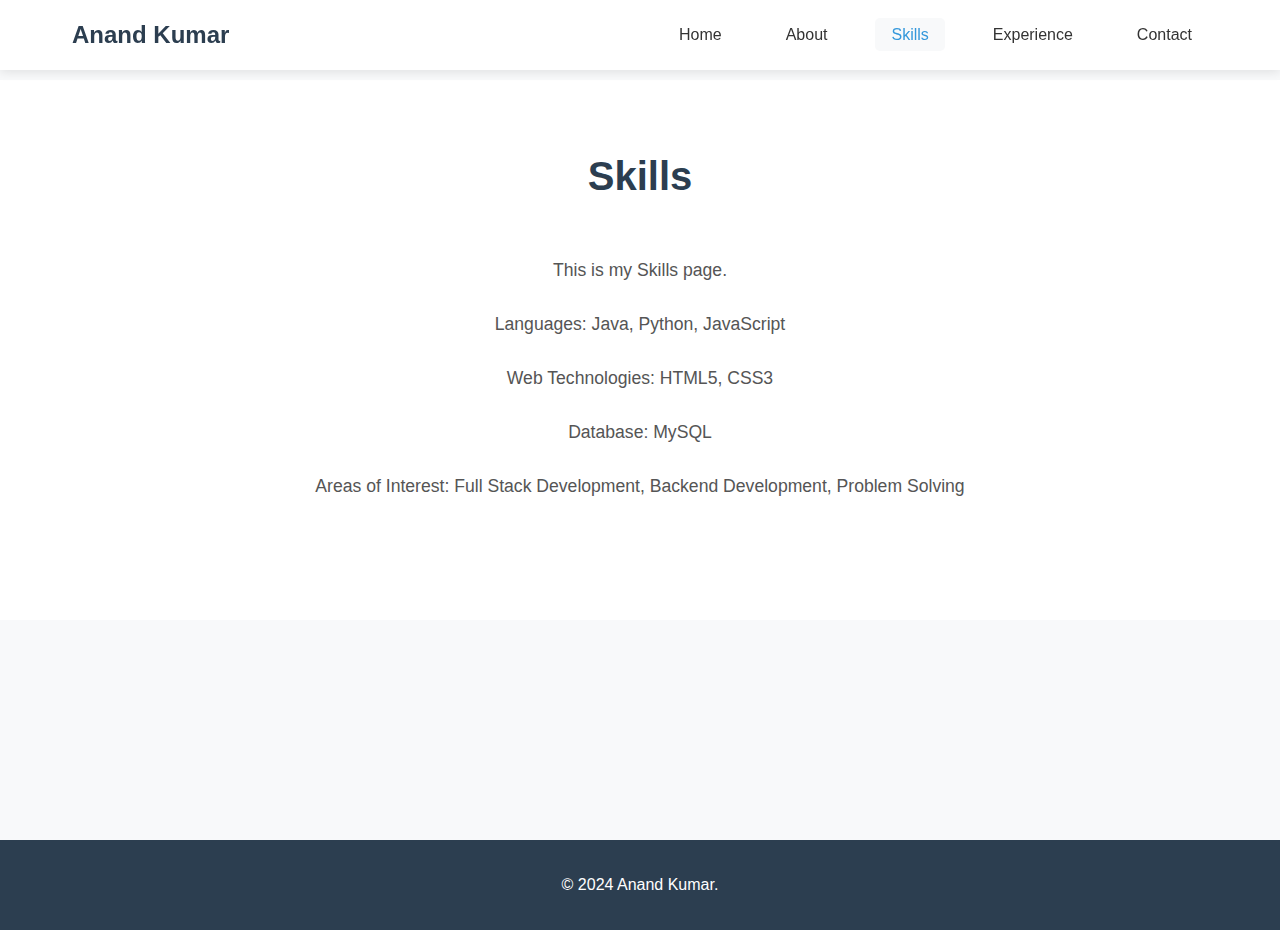
<file: portfolio task1/skills.html>
<!DOCTYPE html>
<html lang="en">
<head>
    <meta charset="UTF-8">
    <meta name="viewport" content="width=device-width, initial-scale=1.0">
    <title>Skills - Anand Kumar</title>
    <link rel="stylesheet" href="styles.css">
</head>
<body>
    <header class="header">
        <nav class="nav">
            <div class="logo">
                <h2>Anand Kumar</h2>
            </div>
            <ul class="nav-links">
                <li><a href="index.html">Home</a></li>
                <li><a href="about.html">About</a></li>
                <li><a href="skills.html" class="active">Skills</a></li>
                <li><a href="experience.html">Experience</a></li>
                <li><a href="contact.html">Contact</a></li>
            </ul>
        </nav>
    </header>

    <main class="main-content">
        <section class="page-section">
            <div class="container">
                <h1 class="page-title">Skills</h1>
                <div class="skills-content">
                    <p>This is my Skills page.</p>
                    <P>Languages: Java, Python, JavaScript</P>
                    <p>Web Technologies: HTML5, CSS3</p>
                    <P>Database: MySQL</P>
                    <p>Areas of Interest: Full Stack Development, Backend Development, Problem Solving</p>
                </div>
            </div>
        </section>
    </main>

    <footer class="footer">
        <p>&copy; 2024 Anand Kumar.</p>
    </footer>
</body>
</html>
</file>
<file: calculator task3/style.css>
body{
    margin: 0;
    display: flex;
    justify-content: center;
    align-items: center;
    height: 100vh;
    background-color: hsl(0, 0%, 95%);
}
#calculator{
    font-family: arial,sans-serif;
    background-color: hsl(0, 0%, 15%);
    border-radius: 15px;
    max-width: 500px;
    overflow: hidden;
}
#display{
    width: 100%;
    padding: 20px;
    font-size: 5rem;
    text-align: left;
    border: none;
    background-color: hsl(0, 0%, 20%);
    color: white;
}
#keys{
    display: grid;
    grid-template-columns: repeat(4,1fr);
    gap: 10px;
    padding: 25px;
}
button{
    width: 100px;
    height: 100px;
    border-radius: 50px;
    border: none;
    background-color: hsl(0, 0%, 0%);
    color: white;
    font-size: 3rem;
    font-weight: bold;
    cursor: pointer;
}
button:hover{
    background-color: hsl(0, 0%, 10%);
}
button:active{
    background-color: hsl(0, 0%, 20%);
}
.operator-btn{
    background-color: hsl(39, 100%, 50%);
}
.operator-btn:hover{
    background-color: hsl(39, 100%, 70%);
}
.operator-btn:active{
    background-color: hsl(39, 100%, 80%);
}
</file>
<file: portfolio task1/styles.css>
* {
    margin: 0;
    padding: 0;
    box-sizing: border-box;
}

body {
    font-family: 'Arial', sans-serif;
    line-height: 1.6;
    color: #333;
    background-color: #f8f9fa;
}

.container {
    max-width: 1200px;
    margin: 0 auto;
    padding: 0 20px;
}

.header {
    background: #fff;
    box-shadow: 0 2px 10px rgba(0,0,0,0.1);
    position: fixed;
    top: 0;
    left: 0;
    right: 0;
    z-index: 1000;
}

.nav {
    display: flex;
    justify-content: space-between;
    align-items: center;
    padding: 1rem 2rem;
    max-width: 1200px;
    margin: 0 auto;
}

.logo h2 {
    color: #2c3e50;
    font-size: 1.5rem;
}

.nav-links {
    display: flex;
    list-style: none;
    gap: 2rem;
}

.nav-links a {
    text-decoration: none;
    color: #333;
    font-weight: 500;
    transition: color 0.3s ease;
    padding: 0.5rem 1rem;
    border-radius: 5px;
}

.nav-links a:hover,
.nav-links a.active {
    color: #3498db;
    background-color: #f8f9fa;
}

.main-content {
    margin-top: 80px;
    min-height: calc(100vh - 140px);
}

.hero {
    padding: 4rem 2rem;
    background: linear-gradient(135deg, #667eea 0%, #764ba2 100%);
    color: white;
}

.hero-content {
    max-width: 1200px;
    margin: 0 auto;
    display: grid;
    grid-template-columns: 1fr 1fr;
    gap: 3rem;
    align-items: center;
}

.hero-text h1 {
    font-size: 3rem;
    margin-bottom: 1rem;
    line-height: 1.2;
}

.highlight {
    color: #f39c12;
}

.hero-subtitle {
    font-size: 1.2rem;
    margin-bottom: 1rem;
    opacity: 0.9;
}

.hero-description {
    font-size: 1rem;
    margin-bottom: 2rem;
    opacity: 0.8;
    line-height: 1.6;
}

.hero-buttons {
    display: flex;
    gap: 1rem;
}

.btn {
    padding: 0.8rem 2rem;
    text-decoration: none;
    border-radius: 5px;
    font-weight: 600;
    transition: all 0.3s ease;
    display: inline-block;
}

.btn-primary {
    background-color: #3498db;
    color: white;
}

.btn-primary:hover {
    background-color: #2980b9;
    transform: translateY(-2px);
}

.btn-secondary {
    background-color: transparent;
    color: white;
    border: 2px solid white;
}

.btn-secondary:hover {
    background-color: white;
    color: #333;
}

.hero-image {
    text-align: center;
}

.profile-image {
    width: 100%;
    max-width: 400px;
    height: auto;
    border-radius: 10%;
    border: 5px solid rgba(255,255,255,0.2);
    box-shadow: 0 10px 30px rgba(0,0,0,0.3);
}

.quick-links {
    padding: 4rem 2rem;
    background: white;
}

.quick-links h2 {
    text-align: center;
    margin-bottom: 3rem;
    color: #2c3e50;
    font-size: 2.5rem;
}

.links-grid {
    display: grid;
    grid-template-columns: repeat(auto-fit, minmax(250px, 1fr));
    gap: 2rem;
    max-width: 1000px;
    margin: 0 auto;
}

.link-card {
    background: #f8f9fa;
    padding: 2rem;
    border-radius: 10px;
    text-decoration: none;
    color: #333;
    transition: all 0.3s ease;
    border: 2px solid transparent;
}

.link-card:hover {
    transform: translateY(-5px);
    box-shadow: 0 10px 25px rgba(0,0,0,0.1);
    border-color: #3498db;
}

.link-card h3 {
    color: #2c3e50;
    margin-bottom: 1rem;
    font-size: 1.3rem;
}

.link-card p {
    color: #666;
    line-height: 1.5;
}

.page-section {
    padding: 4rem 2rem;
    background: white;
    min-height: 60vh;
}

.page-title {
    text-align: center;
    color: #2c3e50;
    font-size: 2.5rem;
    margin-bottom: 3rem;
}

.about-content {
    display: grid;
    grid-template-columns: 1fr 2fr;
    gap: 3rem;
    align-items: start;
    max-width: 1000px;
    margin: 0 auto;
}

.about-image .profile-image {
    max-width: 300px;
    border-radius: 10px;
    box-shadow: 0 10px 25px rgba(0,0,0,0.1);
}

.about-text p {
    margin-bottom: 1.5rem;
    font-size: 1.1rem;
    line-height: 1.7;
    color: #555;
}

.skills-content,
.experience-content,
.contact-content {
    max-width: 800px;
    margin: 0 auto;
    text-align: center;
}

.skills-content p,
.experience-content p,
.contact-content p {
    margin-bottom: 1.5rem;
    font-size: 1.1rem;
    line-height: 1.7;
    color: #555;
}

.footer {
    background: #2c3e50;
    color: white;
    text-align: center;
    padding: 2rem;
}

@media (max-width: 768px) {
    .nav {
        flex-direction: column;
        gap: 1rem;
        padding: 1rem;
    }
    
    .nav-links {
        gap: 1rem;
    }
    
    .hero-content {
        grid-template-columns: 1fr;
        text-align: center;
        gap: 2rem;
    }
    
    .hero-text h1 {
        font-size: 2rem;
    }
    
    .hero-buttons {
        justify-content: center;
        flex-wrap: wrap;
    }
    
    .about-content {
        grid-template-columns: 1fr;
        text-align: center;
    }
    
    .links-grid {
        grid-template-columns: 1fr;
    }
    
    .main-content {
        margin-top: 120px;
    }
}

@media (max-width: 480px) {
    .nav-links {
        flex-wrap: wrap;
        justify-content: center;
    }
    
    .hero {
        padding: 2rem 1rem;
    }
    
    .page-section {
        padding: 2rem 1rem;
    }
    
    .hero-text h1 {
        font-size: 1.8rem;
    }
    
    .page-title {
        font-size: 2rem;
    }
}
</file>
